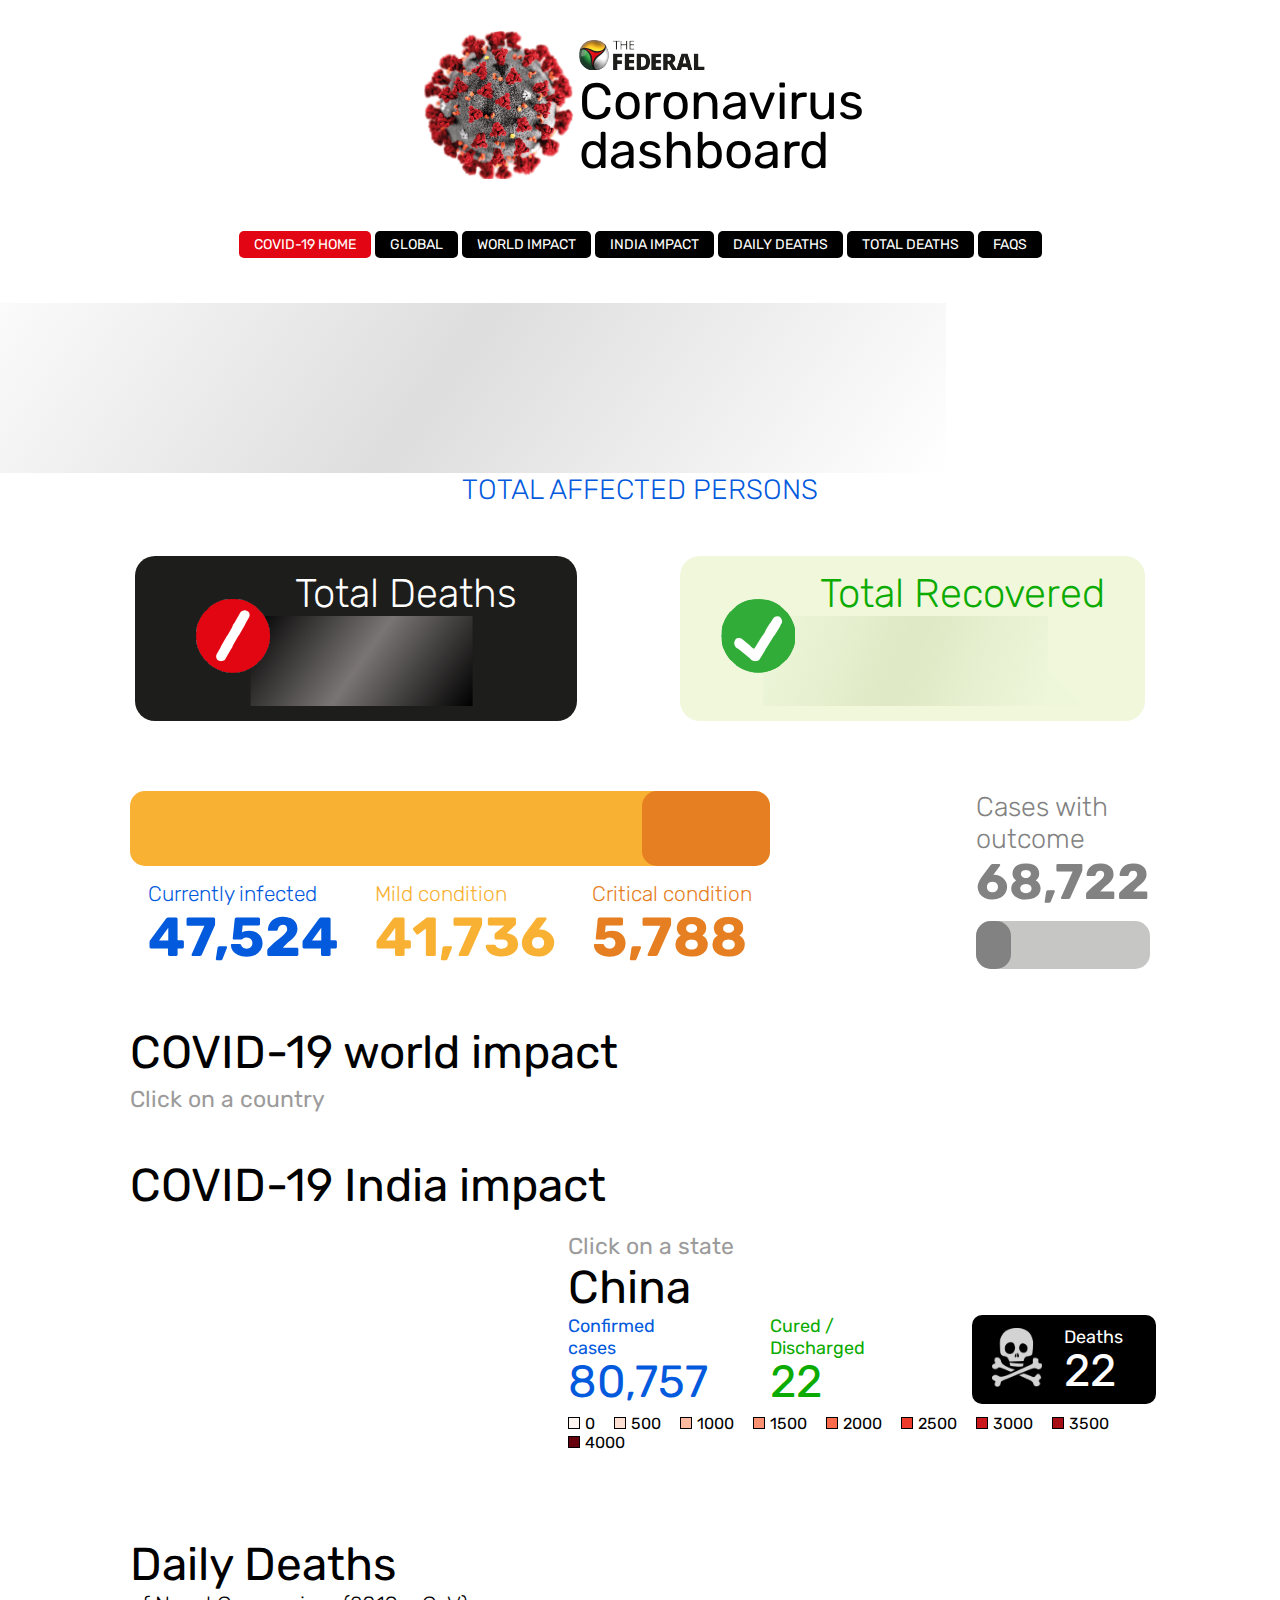
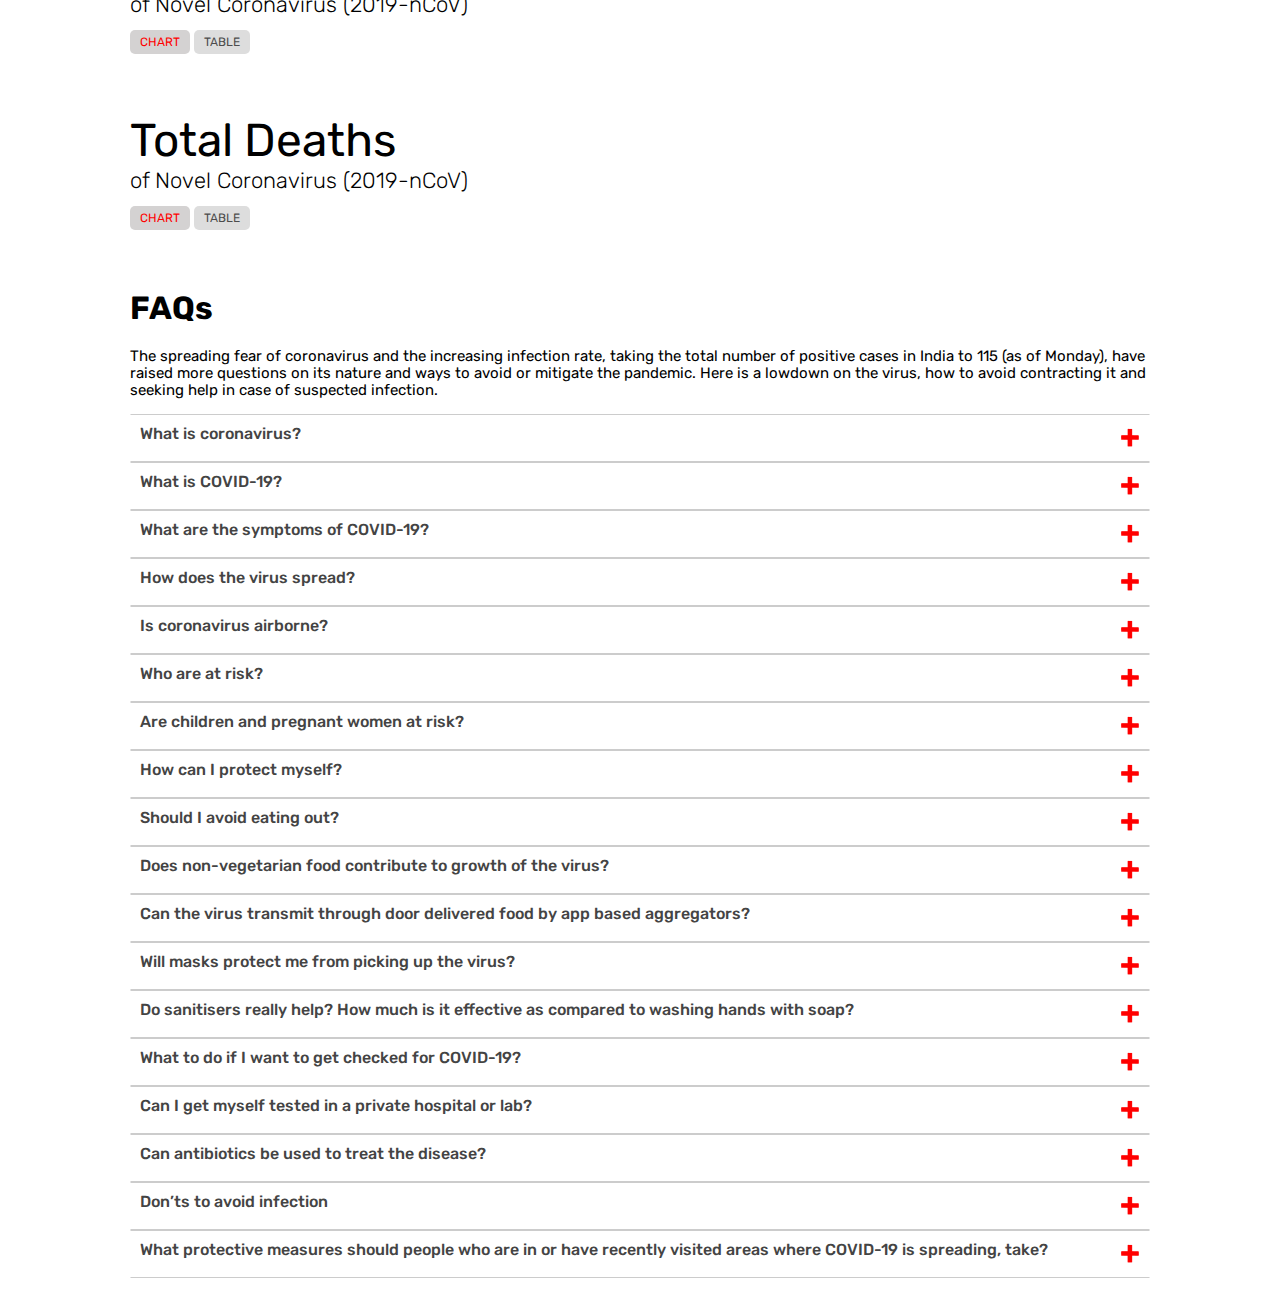
<file: index.html>
<!DOCTYPE html>
<html lang="en">
<head>
    <meta charset="UTF-8">
    <meta name="viewport" content="width=device-width, initial-scale=1.0">
    <title>Document</title>
    <link href="https://fonts.googleapis.com/css?family=Rubik:300,300i,400,400i,500,500i,700,700i,900,900i&display=swap" rel="stylesheet">
	<!-- <link rel="stylesheet" href="css/style.css?v=1232020"> -->
	<link rel="stylesheet" href="css/style.css">
	<!-- <link rel="stylesheet" href="css/style.css?v=1232020"> -->
	<link rel="stylesheet" href="css/bootstrap-fullscreen-select.css?v=343434">
	<style>
		/* .dailydeathline{
			position: relative;
		}
		.linetooltip{
			position: absolute;
		} */

		.d3-tipforline {
			line-height: 1;
			padding: 2px 6px;
			background: rgba(59, 59, 59, 0.9);
			font-family: 'Rubik', sans-serif;
			color: #fff;
			border-radius: 4px;
			font-size: 16px;
			}

			.d3-tipforline p{
				margin: 0;
				font-family: 'Rubik', sans-serif;
			}
			
			.d3-tipforline p:nth-child(1){
				font-weight: bold;
				margin: 5px 0 5px 0;
			}
			.d3-tipforline p:nth-child(2){
				margin: 0px 0 5px 0;
			}
		
			/* Creates a small triangle extender for the tooltip */
			.d3-tipforline:after {
			box-sizing: border-box;
			display: inline;
			font-size: 16px;
			width: 100%;
			line-height: 1;
			color: rgba(59, 59, 59, 0.9);
			content: "\25BC";
			position: absolute;
			text-align: center;
			}
		
			/* Style northward tooltips specifically */
			.d3-tipforline.n:after {
			margin: -2px 0 0 0;
			top: 100%;
			left: 0;
			}
	</style>
</head>

<body>
    <!-- <div class="tfcontainer">
        <div class="worldmap"></div>
    </div> -->
    <div class="covidDash-wrapper">
		<section class="dashboard-header" id="header">
			<figure>
				<img src="img/Asset2.png" alt="Covid" />
			</figure>
			<div class="dashboard-title">
				<figure>
					<img src="img/Asset1.png" alt="The Federal" />
				</figure>
				<figcaption>Coronavirus <br/>dashboard</figcaption>
				<p id="lastupdatedtime"></p>
			</div>
		</section>
		<nav class="anchor-nav">
			<ul>
				<li><a href="https://covid19.thefederal.com/" style="background-color: #e20513;" target="_blank">Covid-19 Home</a></li>
				<li><a href="#global">Global</a></li>
				<li><a href="#world-impact">World Impact</a></li>
				<li><a href="#india-impact">India Impact</a></li>
				<li><a href="#daily-deaths">Daily Deaths</a></li>
				<li><a href="#total-deaths">Total Deaths</a></li>
				<li><a href="#faqs">FAQs</a></li>			
			</ul>
		</nav>
		<section class="total-affected points" id="global">
			<h1 id="totAffected" class="loading"></h1>
			<p>TOTAL AFFECTED PERSONS</p>
		</section>
		<section class="deaths-recoverData">
			<div class="deathdata">
				<figure>
					<img src="img/Asset4.png" alt="total death">
				</figure>
				<div class="deathCount">
					<h2>Total Deaths</h2>
					<h1 id="totDeath" class="loading points"></h1>
				</div>
			</div>
			<div class="recoverdata">
				<figure>
					<img src="img/Asset3.png" alt="total death">
				</figure>
				<div class="recoverCount respondpoints">
					<h2>Total Recovered</h2>
					<h1 id="totRecovered" class="loading"></h1>
				</div>
			</div>
		</section>
		<section class="barchart">
			<div class="left-chart">
				 <div class="horstackchart">
                     <div class="bar100">
                         <div id="barmild"></div>
                         <div id="barcritical"></div>
                     </div>
                 </div>
				 <div class="totalData">
				 	<div class="currentlyInfected points">
				 		<h2>Currently infected</h2>
				 		<h1 id="currInfected">47,524</h1>
				 	</div>
				 	<div class="mildCondition">
				 		<h2>Mild condition</h2>
				 		<h1 id="currMild">41,736</h1>
				 	</div>
				 	<div class="criticalCondition">
				 		<h2>Critical condition</h2>
				 		<h1 id="currCritical">5,788</h1>
				 	</div>
				 </div>
			</div>
			<div class="right-chart greypoints" >
				<h1>Cases with <br />outcome</h1>
				<p id="outcome-cases">68,722</p>
				<div class="horstackchart">
                    <div class="bar100">
                        <div id="baroutcome"></div>
                    </div>
                </div>
			</div>
		</section>
		<section class="world-impact" id="world-impact">
			<h1>COVID-19 world impact</h1>
			<p>Click on a country</p>
			<div class="map-wrapper">
				<div id="myearth"></div>
				<!-- <div class="worldmap"></div>
				<select class="dropdown" onchange="showCountryData()"></select> -->
				<!-- <div class="countrywiseData">
					<div class="country">
						<h2>Country,  Other</h2>
						<h1 id="countryname">China</h1>
					</div>
					<div class="totCases">
						<h2>Total Cases</h2>
						<h1 id="countrytotalcases">80,757</h1>
					</div>
					<div class="newCases">
						<h2>New Cases</h2>
						<h1 id="countrynewcases">22</h1>
					</div>
				</div> -->
			</div>
			
		</section>
		<!-- <section class="dangerData">
			<div class="totalandNew">
				<figure>
					<img src="img/Asset6.png">
				</figure>
				<div class="deathCounts">
					<div class="topCounts">
						<figure>
							<img src="img/Asset4.png">
						</figure>
						<div class="countValue">
							<h2>Total Deaths</h2>
							<h1 id="countrytotaldeaths">3,136</h1>
						</div>
					</div>
					<div class="downCounts">
						<figure>
							<img src="img/Asset11.png">
						</figure>
						<div class="countValue">
							<h2>New Deaths</h2>
							<h1 id="countrynewdeaths">+17</h1>
						</div>
					</div>
				</div>
			</div> 
			
			<div class="criticalData">
				<div class="recoverCounts">
					<h2>Total Recovered</h2>
					<h1 id="countrytotalRecovered">60,104</h1>
				</div>
				<div class="criticalCounts">
					<h2>Serious/critical</h2>
					<h1 id="countrySerious">4,794</h1>
				</div>
			</div>
		</section>-->
		<section class="world-impact" id="india-impact">
			<h1>COVID-19 India impact</h1>
			<div class="flexcontainer">
				<div id="myacctable"></div>
				<div class="indian-map-section">
					<p>Click on a state</p>
					<div class="indiaData">
						<div class="country">
							<h1 id="statename">China</h1>
						</div>
						<div class="otherdata">
							<div class="totCases points">
								<h2>Confirmed<br>cases</h2>
								<h1 id="stateConfIndians">80,757</h1>
							</div>
							<div class="newCases respondpoints">
								<h2>Cured /<br>Discharged</h2>
								<h1 id="stateCured">22</h1>
							</div>
							<div class="stateDeaths">
								<figure>
									<img src="img/Asset6.png">
								</figure>
								<div class="contentcolumne">
									<h2>Deaths</h2>
									<h1 id="stateDead">22</h1>
								</div>
							</div>
						</div>
					</div>
					

					<div class="indiamap"></div>
					<select class="dropdownstate" onchange="showStateData()"></select>
					<ul class="legend">
						<!-- "#FEE5D9", "#FDD5C3", "#FCA487", "#FA7254", "#E83A2E", "#BC171C" -->
						<li><span style="background-color: #fff5f0;"></span>0</li>
						<li><span style="background-color: #fee0d2;"></span>500</li>
						<li><span style="background-color: #fcbba1;"></span>1000</li>
						<li><span style="background-color: #fc9272;"></span>1500</li>
						<li><span style="background-color: #fb6a4a;"></span>2000</li>
						<li><span style="background-color: #ef3b2c;"></span>2500</li>
						<li><span style="background-color: #cb181d;"></span>3000</li>
						<li><span style="background-color: #a50f15;"></span>3500</li>
						<li><span style="background-color: #67000d;"></span>4000</li>
					</ul>
				</div>
			</div>
			
		</section>
		<section class="dailyDeaths" id="daily-deaths">
			<h1>Daily Deaths</h1>
			<div class="chartcontent">
				<p>of Novel Coronavirus (2019-nCoV)</p>
				<div class="chartnav">
					<button class="chartbtn active">Chart</button>
					<button class="tablebtn">Table</button>
				</div>
			</div>
			<!-- <div class="dailydeathbar"></div> -->
			<figure class="highcharts-figure dailydeathbar">
				<div id="dailydeath-container"></div>
			</figure>
			<div class="table" id="dailydeathstable" style="display:none"></div>
		</section>
		<section class="totalDeaths" id="total-deaths">
            <h1>Total Deaths</h1>
			<div class="chartcontent">
				<p>of Novel Coronavirus (2019-nCoV)</p>
				<div class="chartnav">
					<button class="chartbtn active">Chart</button>
					<button class="tablebtn">Table</button>
				</div>
			</div>
			<!-- <div class="dailydeathline"></div> -->
			<figure class="highcharts-figure dailydeathline">
				<div id="totalDeath-container"></div>
			</figure>
			<div class="table" id="totaldeathstable" style="display:none"></div>
		</section>
		<section class="faqs" id="faqs">
			<h1>FAQs</h1>
			<p>The spreading fear of coronavirus and the increasing infection rate, taking the total number of positive cases in India to 115 (as of Monday), have raised more questions on its nature and ways to avoid or mitigate the pandemic. Here is a lowdown on the virus, how to avoid contracting it and seeking help in case of suspected infection.</p>
			
			<button class="accordion">What is coronavirus?</button>
			<div class="panel">
				<p>Coronavirus is a large family of viruses which may cause illness in animals or humans. Several types of coronaviruses have caused respiratory infections in humans including common cold and even severe forms such as Middle East Respiratory Syndrome (MERS) and Severe Acute Respiratory Syndrome (SARS).</p>
			</div>

			<button class="accordion">What is COVID-19?</button>
			<div class="panel">
				<p>COVID-19 is the most recently discovered strain of coronavirus. It was first reported in China’s Wuhan in December 2019.</p>
			</div>

			<button class="accordion">What are the symptoms of COVID-19?</button>
			<div class="panel">
				<p>Even though most common symptoms include fever, tiredness and dry cough, patients may also have body aches and pains, runny nose, nasal congestion, sore throat and diarrhoea.</p>
				<p>Some people who are infected don’t develop symptoms.</p>
				<p>Around 80% people recover without special treatment.</p>
				<p>At least one in every six people with COVID-19 becomes seriously ill and develops breathing problems.</p>
				<p>Older people with medical problems like high blood pressure, heart problems or diabetes, are more susceptible to serious illness.</p>
			</div>

			<button class="accordion">How does the virus spread?</button>
			<div class="panel">
				<p>The virus spreads when a person with COVID-19 coughs or exhales, allowing droplets from the nose or mouth to spread to others. The droplets settle on surfaces and objects, and people who touch them contract COVID-19 when they touch their eyes, nose or mouth.</p>
				<p>It is also recommended to stay 3 feet (1 metre) away from a sick person as healthy people can contract the disease if they breath in droplets from the former when he/she coughs or exhales droplets.</p>
			</div>

			<button class="accordion">Is coronavirus airborne?</button>
			<div class="panel">
				<p>Recent reports have shown that the virus can survive in the air for several hours in the form of aerosols. However, it is unlikely to spread in the same way.</p>
			</div>
			
			<button class="accordion">Who are at risk?</button>
			<div class="panel">
				<p>Older people and people with existing medical conditions like blood pressure, heart diseases, lung diseases, cancer or diabetes are more vulnerable to the disease than others.</p>
			</div>
			
			
			<button class="accordion">Are children and pregnant women at risk?</button>
			<div class="panel">
				<p>While research has shown that COVID19 is rarely severe in children, they could transmit it to others when they come in contact. LITTLE IS KNOWN ABOUT THE IMPACT OF THE VIRUS ON PREGNANT WOMEN. However, they are as likely as others to develop symptoms of the virus.</p>
			</div>

			<button class="accordion">How can I protect myself?</button>
			<div class="panel">
				<p>Wash hands frequently and thoroughly with soap and water or alcohol-based hand rub like hand sanitizers.</p>
				<p>Maintain at least 3 feet distance between yourself or a person who is coughing or sneezing.</p>
				<p>Avoid touching eyes, nose and mouth, as you may have touched contaminated surfaces.</p>
				<p>Follow and encourage people around you to follow respiratory hygiene i.e. use a tissue while coughing or sneezing. Dispose used tissues.</p>
				<p>Stay at home if you don’t feel well. Seek medical attention if you have fever, cough and breathing difficulties.</p>
				<p>Keep yourself updated on the latest COVID hotspots.</p>
				<p>If possible, avoid travelling to places, to minimize the risk of contracting the disease.</p>
			</div>

			<button class="accordion">Should I avoid eating out?</button>
			<div class="panel">
				<p>Considering that one may or may not know what kind of food standards and practices are adopted in eateries and restruants, the wise thing to do would be to stick to home cooked food.</p>
			</div>
			
			<button class="accordion">Does non-vegetarian food contribute to growth of the virus?</button>
			<div class="panel">
				<p>Typical Indian non-vegetarian food like chicken, fish, mutton etc will not lead to infection by coronavirus. However, if you are going to consume them from places where food safety standards and hygiene are not followed, they can lead to gastrointestinal infections that weaken the immune system. A weakened immune system can make you susceptible to any kind of virus. So, the best option is home-cooked non-vegetarian food.</p>
			</div>
			
			<button class="accordion">Can the virus transmit through door delivered food by app based aggregators?</button>
			<div class="panel">
				<p>It is difficult to know if the delivery boy has been in contact with an infected person and he could be a potential carrier. Home cooked food is more advisable.</p>
			</div>
			
			<button class="accordion">Will masks protect me from picking up the virus?</button>
			<div class="panel">
				<p>Masks are more effective for those having the virus or when you care for someone with the virus, as per the World Health Organisation.</p>
			</div>
			
			<button class="accordion">Do sanitisers really help? How much is it effective as compared to washing hands with soap?</button>
			<div class="panel">
				<p>While sanitisers can help you when you are on the move, a hand washing regimen is more recommended, as it is more effective in keeping germs at bay.</p>
			</div>
			
			
			<button class="accordion">What to do if I want to get checked for COVID-19?</button>
			<div class="panel">
				<p>You need not get tested if you don’t have the symptoms of cough, fever or difficulty in breathing .</p>
				<p>f you have symptoms, have travelled to COVID-19 countries like Italy, Iran, Republic of Korea, France, Spain, Germany and UAE or have come in contact with a positive person, call the state helpline number or Union Ministry of Health and Family Welfare’s 24x7 helpline number (011-23978046) or email at ncov2019@gmail.com.</p>
				<p>The helpline service will take down your contact details and contact you with the testing protocols. You will be tested at a government-approved lab if you qualify as a case for testing.</p>
			</div>
			
			<button class="accordion">Can I get myself tested in a private hospital or lab?</button>
			<div class="panel">
				<p>The government has planned to allow NABL-accredited private labs to carry out tests. You can find government approved labs at https://www.icmr.nic.in/</p>
			</div>
			
			<button class="accordion">Can antibiotics be used to treat the disease?</button>
			<div class="panel">
				<p>No. antibiotics will not work on viral infections. They can only treat bacterial infection.</p>
			</div>
			
			<button class="accordion">Don’ts to avoid infection</button>
			<div class="panel">
				<p>Smoking</p>
				<p>Wearing multiple masks</p>
				<p>Taking antibiotics</p>
			</div>
			
			<button class="accordion">What protective measures should people who are in or have recently visited areas where COVID-19 is spreading, take?</button>
			<div class="panel">
				<p>Stay at home if you feel unwell, even with mild symptoms like headache and runny nose, until you recover.</p>
				<p>Avoid contact with people.</p>
				<p>Visit a medical facility or hospital as they can help you better.</p>
			</div>


		</section>
	</div>
    <script src="https://code.jquery.com/jquery-1.12.4.min.js"></script>
	<script src="https://thefederal.com/embed/common-js/d3.v4.min.js"></script>
	<script src="js/d3-tip.js"></script>
	<script src="https://d3js.org/topojson.v2.min.js"></script>
	<script src="https://d3js.org/d3-scale-chromatic.v1.min.js"></script>
	<script src="https://thefederal.com/embed/common-js/underscore-min.js"></script>
	<script src="js/miniature.earth.js"></script>
	<script src="https://code.highcharts.com/highcharts.js"></script>
	<!-- <script src="js/test-api.js"></script> -->
	<script src="js/loadData.js"></script>
    <script src="js/globe.js"></script>
    <script src="js/accordion.js"></script>
    <script src="js/functions.js"></script>
	<script src="js/table.js"></script>
	<script src="js/accordion-table.js"></script>
    <script src="js/barchart.js"></script>
    <script src="js/linechart.js"></script>
    <script src="js/chart1.js"></script>
    <script src="js/chart2.js"></script>
    
    <script src="js/map.js?v=13320205555"></script>
    <script src="js/bootstrap-fullscreen-select.js?v=3434"></script>
    <script src="js/indiamap.js"></script>
	<script type='text/javascript'>

		$(".dailyDeaths .tablebtn").on("click", function(){
			$("#dailydeathstable").css("display", "block")
			$(".dailydeathbar").css("display", "none")
			$(".dailyDeaths button").removeClass("active")
			$(this).addClass("active")
		});
		$(".dailyDeaths .chartbtn").on("click", function(){
			$("#dailydeathstable").css("display", "none")
			$(".dailydeathbar").css("display", "block")
			$(".dailyDeaths button").removeClass("active")
			$(this).addClass("active")
		});
		
		$(".totalDeaths .tablebtn").on("click", function(){
			$("#totaldeathstable").css("display", "block")
			$(".dailydeathline").css("display", "none")
			$(".totalDeaths button").removeClass("active")
			$(this).addClass("active")
		});
		$(".totalDeaths .chartbtn").on("click", function(){
			$("#totaldeathstable").css("display", "none")
			$(".dailydeathline").css("display", "block")
			$(".totalDeaths button").removeClass("active")
			$(this).addClass("active")
		});
		
		var defaultMapData = countrywisedata.filter(function(item){
            return item['countryId'] === "156" ;
        })
		var defaultIndiaMapData = indiaData.filter(function(item){
			// console.log(item);
			
            return item['stateId'] === "S13" ;
        })
        var filterData = countrywisedata.filter(function(item){
			if( item["countryId"] !== "NULL"){
				return item["Total Cases"] !== "NULL";
			}
        })
        
		var formatComma = d3.format(",")
		function numberWithCommas(x) {
            x=x.toString();
            x = x.replace(" ", "");
            lastThree = x.substring(x.length-3);
            otherNumbers = x.substring(0,x.length-3);
            if(otherNumbers != '')
                lastThree = ',' + lastThree;
            res = otherNumbers.replace(/\B(?=(\d{2})+(?!\d))/g, ",") + lastThree;
            return res;
		}
		d3.select("#lastupdatedtime").text(lastupdate)
		const renderCard = () => {
			d3.select("#totAffected").text(numberWithCommas(globalTotalData[0]["Total Cases"]))
			d3.select("#totDeath").text(numberWithCommas(globalTotalData[0]["Total Deaths"]))
			d3.select("#totRecovered").text(numberWithCommas(globalTotalData[0]["Total Recovered"]))
		
			d3.select("#currInfected").text(numberWithCommas(currentData[0]["infected"]))
			d3.select("#currMild").text(numberWithCommas(currentData[0]["mild_condition"]))
			d3.select("#currCritical").text(numberWithCommas(currentData[0]["critical"]))
			d3.select("#outcome-cases").text(numberWithCommas(currentData[0]["outcome"]))
			$("#totAffected").removeClass('loading');
			$("#totDeath").removeClass('loading');
			$("#totRecovered").removeClass('loading');

		}
		// Default World data =======================================
		// d3.select("#countryname").text(defaultMapData[0].Country)
        // function animator(fieldName,fieldId) {
        //     if(defaultMapData[0][fieldName] !== "NULL" ){
        //             var countrytotalcases = d3.select("#"+fieldId).text(0)
        //             countrytotalcases.transition()
        //                 .tween("text", function() {
        //                     var selection = d3.select(this);    // selection of node being transitioned
        //                     var start = d3.select(this).text(); // start value prior to transition
        //                     var end = parseInt(defaultMapData[0][fieldName]);                     // specified end value
        //                     var interpolator = d3.interpolateNumber(start,end); // d3 interpolator
        //                     return function(t) { 
        //                             selection.text(Math.round(interpolator(t)));
        //                     };  // return value
        //                 })
        //                 .duration(1000)
        //                 .on("end", function() {
        //                     d3.select("#"+fieldId).text(numberWithCommas(d3.select("#"+fieldId).text()));
        //                 });

        //         }else{
        //             d3.select("#"+fieldId).text("-")
        //         }
        // }      
        // animator("Total Cases","countrytotalcases");
        // animator("New Cases","countrynewcases");
        // animator("Total Deaths","countrytotaldeaths");
        // animator("New Deaths","countrynewdeaths");
        // animator("Total Recovered","countrytotalRecovered");       
		// animator("Serious","countrySerious"); 
		
		// Default India Data ================================
		d3.select("#statename").text("India")
		animatedFormatData(indiaTotal[0]["totalIndians"],"#stateConfIndians")
		// animatedFormatData(indiaTotal[0]["totalForeignCases"],"#stateConfForeigners")
		animatedFormatData(indiaTotal[0]["totalCured"],"#stateCured")
		animatedFormatData(indiaTotal[0]["totalDeaths"],"#stateDead")





		//===================================================
        // Mild and Critical Chart
        var recovered_p = currentData[0]["recovered_p"];
        var critical_p = currentData[0]["critical_p"];
        var mild_condition_p = currentData[0]["mild_condition_p"];
        currentData[0]["critical_p"] = currentData[0]["critical_p"].replace("%", "");
        currentData[0]["mild_condition_p"] = currentData[0]["mild_condition_p"].replace("%", "");
        currentData[0]["recovered_p"] = currentData[0]["recovered_p"].replace("%", "");
        d3.select("#barcritical")
            .style("width", critical_p)
            .text(currentData[0]["critical_p"]+"%")
        d3.select("#barmild").text(currentData[0]["mild_condition_p"]+"%")
        // Cases with outcomechart Chart
        d3.select("#baroutcome")
            .style("width", recovered_p)
            .text(currentData[0]["recovered_p"]+"%")
		// drawWorldMap(".worldmap");
		drawIndiaMap(".indiamap")
		createDropDowns(".dropdown", filterData, "countryId", "Country", "world")
		createDropDowns(".dropdownstate", indiaData, "stateId", "StateName", "india")
        // drawBarchart(".dailydeathbar")
		// drawLinechart(".dailydeathline")
		drawTable(dailyDeathData, "#dailydeathstable")
		drawTable(dailyTotalDeathData, "#totaldeathstable")
		setTimeout(() => {	renderCard();	}, 1000);
    </script>
</body>
</html>
</file>
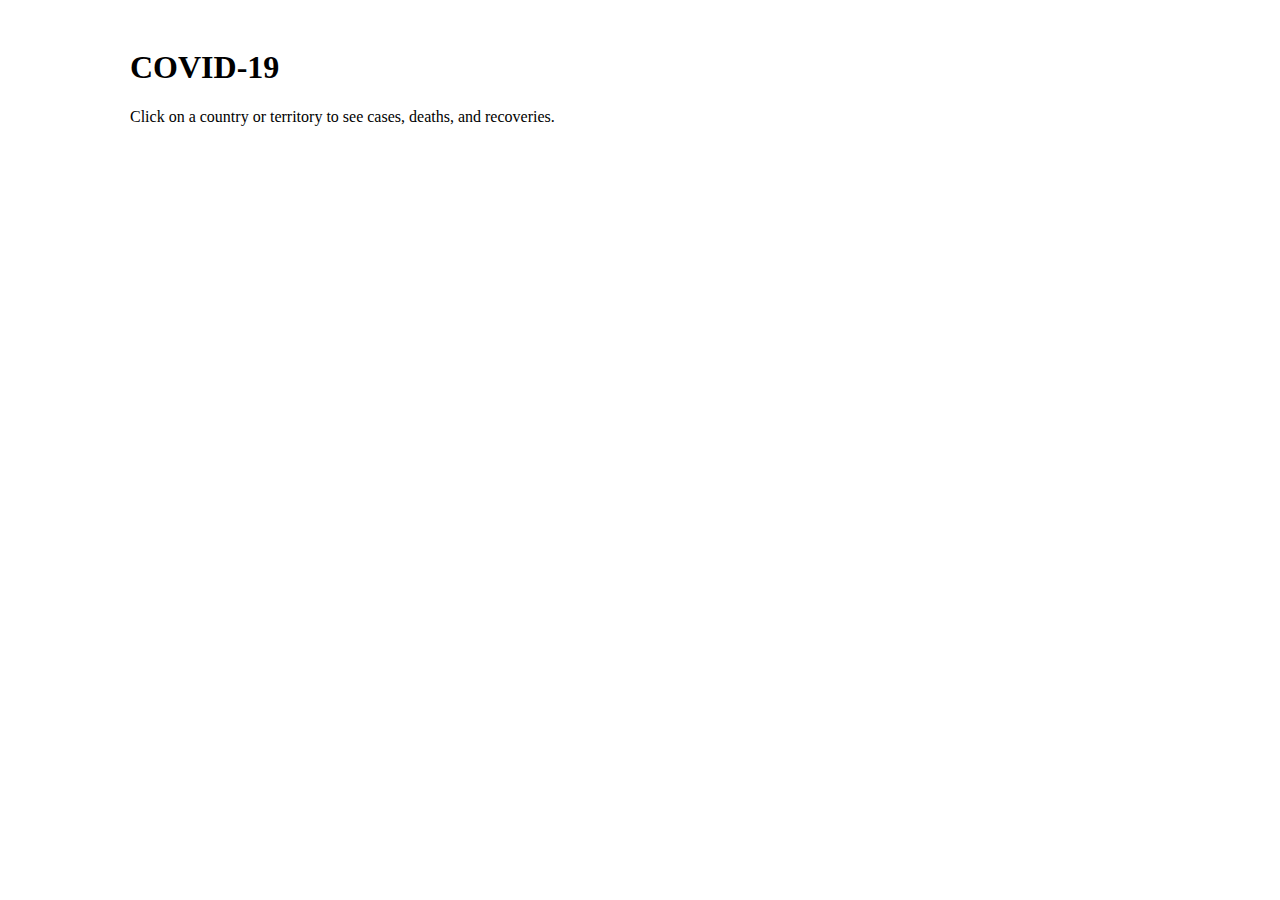
<file: globe.html>
<!DOCTYPE html>
<html lang="en">
<head>
<title>Miniature Earth | Test Demo</title>
<meta charset="utf-8">
<meta name="viewport" content="width=device-width">

<link rel="stylesheet" href="css/style.css">



</head>

<body>
    <div class="covidDash-wrapper">
        <div id="header" style="display: block;">
            <h1>COVID-19</h1>
            <p>Click on a country or territory to see cases, deaths, and recoveries.</p>
        </div>
        <div id="myearth"></div>
        <div class="othertext">
            <p id="total-count"></p>
        </div>
    </div>
    <script src="https://code.jquery.com/jquery-1.12.4.min.js"></script>
    <script src="https://d3js.org/d3.v4.min.js"></script>
    <script src="https://d3js.org/d3-scale-chromatic.v1.min.js"></script>
    <script src="js/miniature.earth.js"></script>
    <script src="js/test-api.js"></script>
    <script src="js/globe.js"></script>





</body>
</html>
</file>
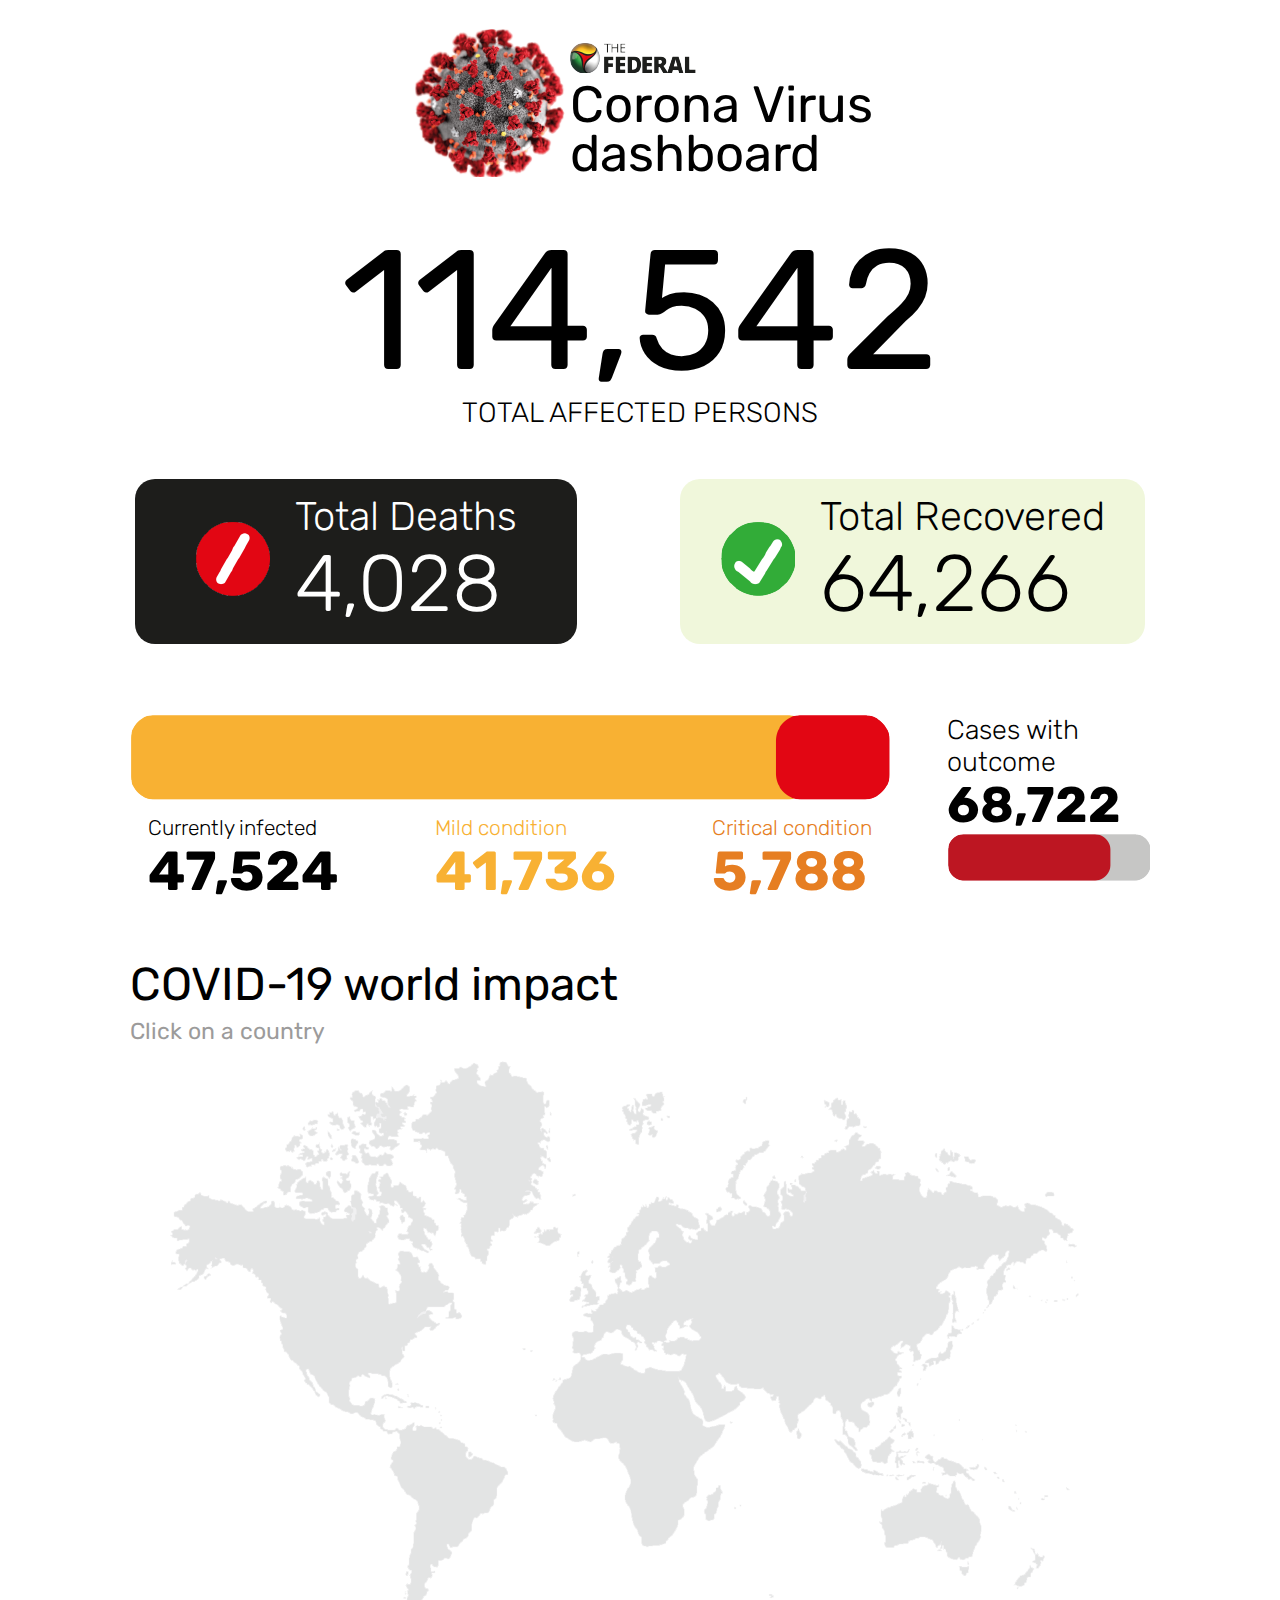
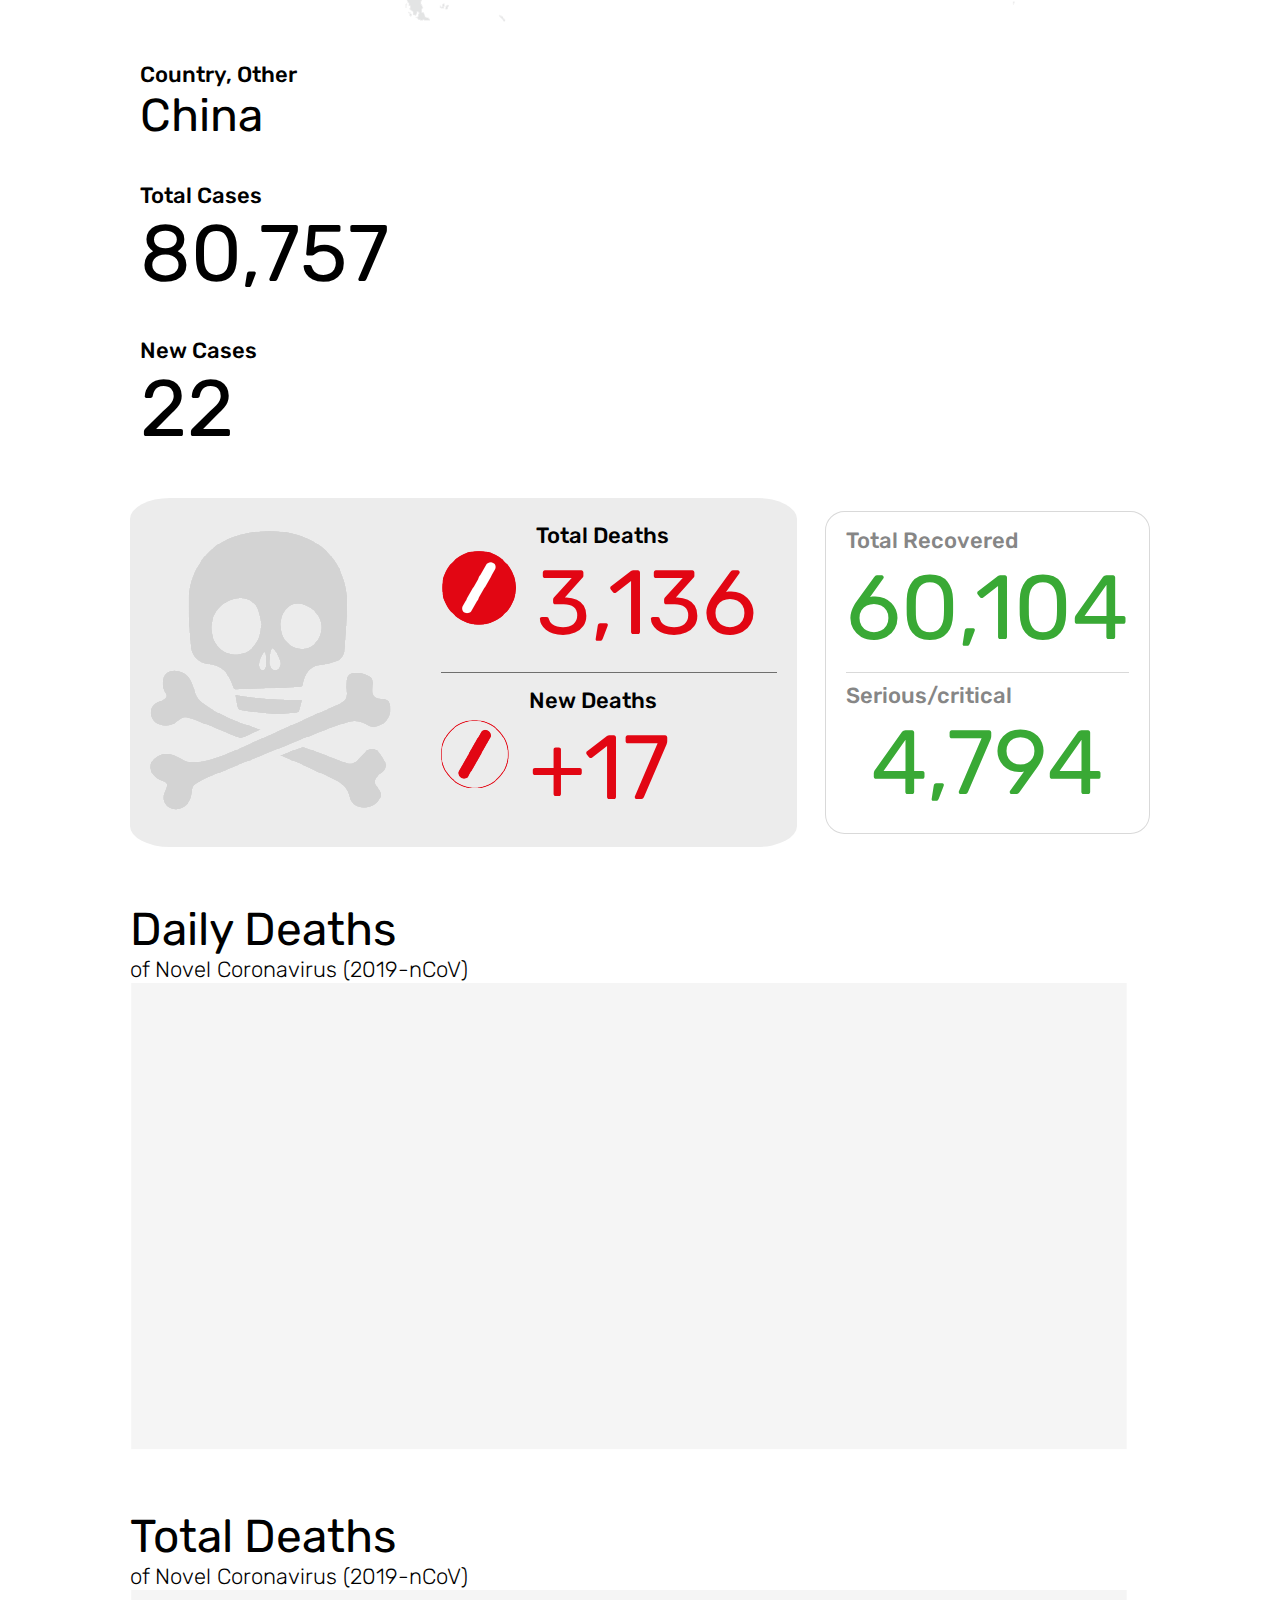
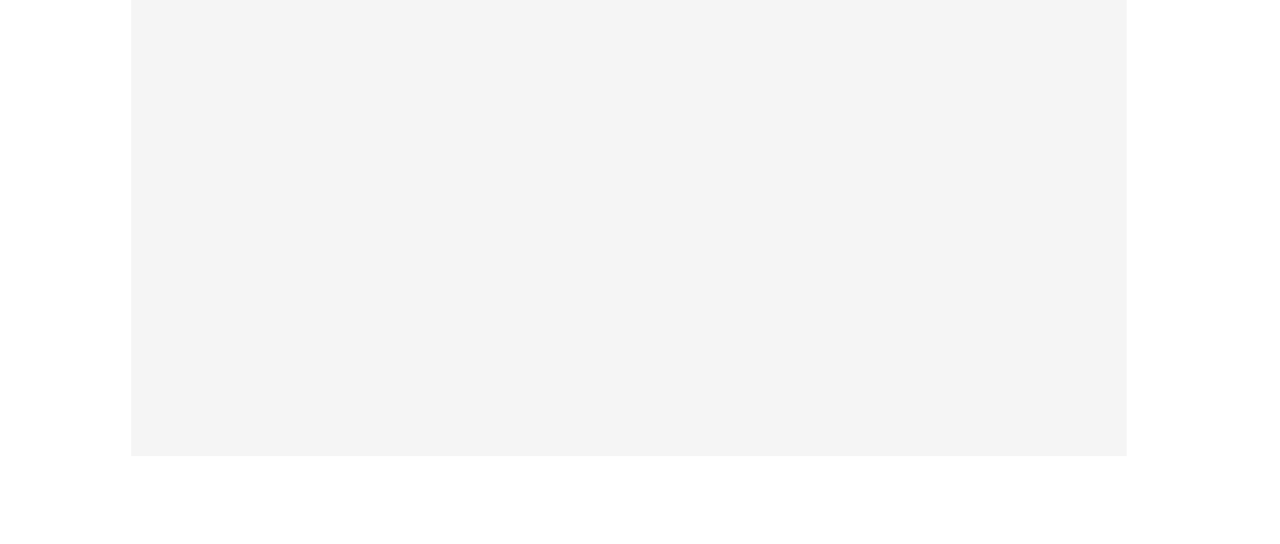
<file: layout.html>
<!DOCTYPE html>
<!DOCTYPE html>
<html>
<head>
	<meta charset="utf-8" />
	<meta name="viewport" content="width=device-width, initial-scale=1.0" />
	<title>Covid Dashboard</title>
	<link href="https://fonts.googleapis.com/css2?family=Rubik:wght@300;400;500;700&display=swap" rel="stylesheet"> 
	<link rel="stylesheet" type="text/css" href="css/style.css">
</head>
<body>
	<div class="covidDash-wrapper">
		<section class="dashboard-header">
			<figure>
				<img src="img/Asset2.png" alt="Covid" />
			</figure>
			<div class="dashboard-title">
				<figure>
					<img src="img/Asset1.png" alt="The Federal" />
				</figure>
				<figcaption>Corona Virus <br/>dashboard</figcaption>
			</div>
		</section>
		<section class="total-affected">
			<h1 id="totAffected">114,542</h1>
			<p>TOTAL AFFECTED PERSONS</p>
		</section>
		<section class="deaths-recoverData">
			<div class="deathdata">
				<figure>
					<img src="img/Asset4.png" alt="total death">
				</figure>
				<div class="deathCount">
					<h2>Total Deaths</h2>
					<h1>4,028</h1>
				</div>
			</div>
			<div class="recoverdata">
				<figure>
					<img src="img/Asset3.png" alt="total death">
				</figure>
				<div class="recoverCount">
					<h2>Total Recovered</h2>
					<h1>64,266</h1>
				</div>
			</div>
		</section>
		<section class="barchart">
			<div class="left-chart">
				 <img src="img/Asset5.png">
				 <div class="totalData">
				 	<div class="currentlyInfected">
				 		<h2>Currently infected</h2>
				 		<h1>47,524</h1>
				 	</div>
				 	<div class="mildCondition">
				 		<h2>Mild condition</h2>
				 		<h1>41,736</h1>
				 	</div>
				 	<div class="criticalCondition">
				 		<h2>Critical condition</h2>
				 		<h1>5,788</h1>
				 	</div>
				 </div>
			</div>
			<div class="right-chart">
				<h1>Cases with <br />outcome</h1>
				<p>68,722</p>
				<img src="img/Asset10.png">
			</div>
		</section>
		<section class="world-impact">
			<h1>COVID-19 world impact</h1>
			<p>Click on a country</p>
			<figure>
				<img src="img/Asset9.png">
			</figure>
			<div class="countrywiseData">
				<div class="country">
					<h2>Country,  Other</h2>
					<h1>China</h1>
				</div>
				<div class="totCases">
					<h2>Total Cases</h2>
					<h1>80,757</h1>
				</div>
				<div class="newCases">
					<h2>New Cases</h2>
					<h1>22</h1>
				</div>
			</div>
		</section>
		<section class="dangerData">
			<div class="totalandNew">
				<figure>
					<img src="img/Asset6.png">
				</figure>
				<div class="deathCounts">
					<div class="topCounts">
						<figure>
							<img src="img/Asset4.png">
						</figure>
						<div class="countValue">
							<h2>Total Deaths</h2>
							<h1>3,136</h1>
						</div>
					</div>
					<div class="downCounts">
						<figure>
							<img src="img/Asset11.png">
						</figure>
						<div class="countValue">
							<h2>New Deaths</h2>
							<h1>+17</h1>
						</div>
					</div>
				</div>
			</div>
			<div class="criticalData">
				<div class="recoverCounts">
					<h2>Total Recovered</h2>
					<h1>60,104</h1>
				</div>
				<div class="criticalCounts">
					<h2>Serious/critical</h2>
					<h1>4,794</h1>
				</div>
			</div>
		</section>
		<section class="dailyDeaths">
			<h1>Daily Deaths</h1>
			<p>of Novel Coronavirus (2019-nCoV)</p>
			<img src="img/Asset12.png" />
		</section>
		<section class="totalDeaths">
			<h1>Total Deaths</h1>
			<p>of Novel Coronavirus (2019-nCoV)</p>
			<img src="img/Asset12.png" />
		</section>
	</div>
</body>
</html>
</file>
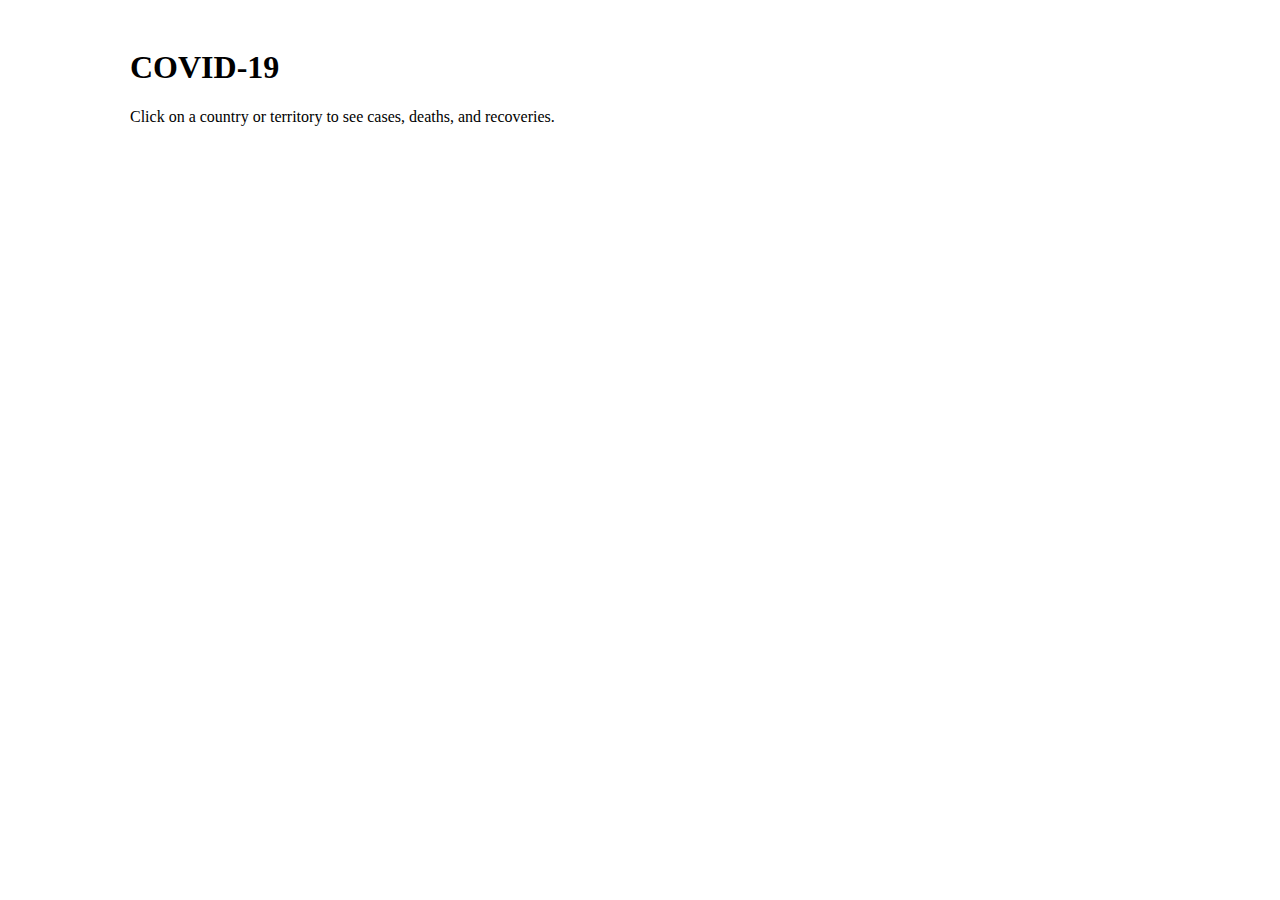
<file: table.html>
<!DOCTYPE html>
<html lang="en">
<head>
<title>Miniature Earth | Test Demo</title>
<meta charset="utf-8">
<meta name="viewport" content="width=device-width">
<link href="https://fonts.googleapis.com/css?family=Rubik:300,300i,400,400i,500,500i,700,700i,900,900i&display=swap" rel="stylesheet">
<link rel="stylesheet" href="css/style.css">

<style>
    #myacctable {
       position: relative;
    }
    #myacctable table {
        font-family: 'Rubik', sans-serif;
        border-collapse: collapse;
        width: 100%;
    }
    #myacctable table tr{
        width: 100%;
        position: relative;
    }

    /* #myacctable table td{
        width: 20%;
    } */

    #myacctable table td, #myacctable table th {
        border: 1px solid #e8e8e8;
        padding: 8px;
        
    }

    #myacctable table th {
        text-transform: uppercase;
    }
    #myacctable table th { width: 50%; }

    #myacctable table tr.districtRow:nth-child(even){background-color: #f2f2f2;}

    #myacctable table tr.stateRow {background-color: #dcdcdc;}
    #myacctable table tr.stateRow:hover {background-color: #ccc;}

    #myacctable table th {
        padding-top: 12px;
        padding-bottom: 12px;
        text-align: left;
        background-color: rgb(92, 92, 92);
        color: white;
    }
    #myacctable table .stateRow {
        background-color: #f8f8f8;
    }
    #myacctable table .stateRow td {
        font-weight: bold;
        color: #000000;
    }
    .stateRow:after {
        content: '\02795';
        font-size: 13px;
        color: transparent;
        text-shadow: 0 0 0 red;
        margin-left: -4px;
        margin-top: 8px;
        right: 10px;
        position: absolute;
        }

        .active:after {
        content: "\2796"; /* Unicode character for "minus" sign (-) */
        }
</style>


</head>

<body>
    <div class="covidDash-wrapper">
        <div id="header" style="display: block;">
            <h1>COVID-19</h1>
            <p>Click on a country or territory to see cases, deaths, and recoveries.</p>
        </div>
        <div id="myacctable"></div>

    </div>
    <script src="https://code.jquery.com/jquery-1.12.4.min.js"></script>
    <script src="https://d3js.org/d3.v4.min.js"></script>
    <script src="https://d3js.org/d3-scale-chromatic.v1.min.js"></script>
    <script src="https://thefederal.com/embed/common-js/underscore-min.js"></script>
    <script src="js/loadData.js"></script>
    <script src="js/miniature.earth.js"></script>
    <script src="js/table-api.js"></script>
    <script src="js/accordion-table.js"></script>

    <script>

    // $(document).ready(function(){

    //     $(".districtRow").hide();
    //     $('.stateRow').click(function(){
    //         $(this).nextUntil('tr.stateRow').slideToggle(200);
    //         this.classList.toggle("active");
    //     })
    // })


    drawAccTable(indiaDistrictData, "#myacctable")
    
    </script>



</body>
</html>
</file>
<file: css/style.css>
#myearth{
	width: 100%;
	max-width: 900px;
	margin: 0 auto;
  }

  .earth-overlay {
    color: #fff;
    border: 1px solid #cccccc;
	border-radius: 10px;
	background-color: #FFFFFF;
    text-align: center;
	width: 150px;
	font-family: 'Rubik', sans-serif;
	margin-top: -200px;
	margin-left: -95px;
	
}

.earth-overlay img {
    width: 100%;
    height: auto;
    margin-bottom: -5px;
    border-radius: 10px 10px 0 0
}

.earth-overlay .title {
    padding: 5px;
	background-color: #FFFFFF;
	color: #000000;
}
.earth-overlay .title h2{
	font-size: 18px;
	line-height: 18px;
	margin: 5px 0 5px 0;
}
.earth-overlay .title p{
	font-size: 15px;
    line-height: 18px;
}
.earth-overlay .title p span{
	font-size: 20px;
	font-weight: bold;
	/* color: #000000; */
}
.earth-overlay .groupData{
	padding: 5px;
	border-top: 1PX solid #CCCCCC;
	background-color: #FFFFFF;
	/* background-color: #940013; */
}
.earth-overlay .groupData p{
	font-size: 14px;
    line-height: 20px;
	margin-bottom: 5px !important;
	color: #cccccc;
}
.earth-overlay .groupData p span{
	font-size: 20px;
	font-weight: bold;
	/* color: #FFFFFF; */
}

.earth-overlay .changed {
    font-size: .7em
}

.earth-overlay .info {
    padding: 5px;
    border-radius: 0 0 10px 10px
}

.deathpoints {
    color: #000000 !important;
}
.respondpoints {
    color: #0bab02 !important;
}
.criticalcases{
    color: #e67e22 !important;
}
.newcases{
    color: #de0c0c !important;
}
 .points {
    color: #035add !important;
}
 .greypoints, .greypoints h1, .greypoints p {
    color: #828282 !important;
}


  
  .groupData p{
	margin: 0 0 0 0 !important;
	padding: 0 0 0 0 !important;
	  font-size: 14px;
  }
 
  .groupData p span{
	margin: 0 0 0 0 !important;
	padding: 0 0 0 0 !important;
	  font-size: 20px;
  }

  .earth-overlay img {
    width: 100%;
    height: auto;
    margin-bottom: -5px;
    border-radius: 10px 10px 0 0;
	}

	.map-wrapper{
		margin: 20px 0 25px 0;
	}
.covidDash-wrapper {
	max-width: 1040px;
	/*width: 80%;*/
	display: block;
	padding: 20px 10px;
	box-sizing: border-box;
	margin: 0 auto;
	/* overflow: hidden; */
}
.covidDash-wrapper .dashboard-header {
	display: flex;
	justify-content: center;
	align-items: center;
}
.covidDash-wrapper .dashboard-title {
	font-family: 'Rubik', sans-serif;
	font-size: 51px;
	line-height: 49px;
	font-weight: 400;
}
.covidDash-wrapper .dashboard-header figure, .deathdata figure, 
.recoverdata figure {
	margin: 0;
	z-index: 999;
}
.covidDash-wrapper .dashboard-header figure img, .deathdata figure img, 
.recoverdata figure img {
	max-width: 100%;
}
.covidDash-wrapper .total-affected {
	text-align: center;
	margin: 45px 0;
}
.covidDash-wrapper .total-affected h1#totAffected {
	font-family: 'Rubik', sans-serif;
	font-size: 170px;
	line-height: 170px;
	/*line-height: 236px;*/
	font-weight: 400;
	margin: 0 auto;
}
.covidDash-wrapper .total-affected p {
	font-family: 'Rubik', sans-serif;
	font-size: 28px;
	line-height: 33px;
	font-weight: 300;
	margin: 0 auto;
}
.deathdata, .recoverdata {
	display: flex;
	justify-content: center;
	align-items: center;
}
.deaths-recoverData {
	display: flex;
	justify-content: space-between;
	align-items: center;
	margin-bottom: 65px;
}
.deathdata {
	background: #1d1d1b
}

.recoverdata {
	background: #eaf4ceba;
}
.deathdata h2, .deathdata h1 {
	color: #fff!important;
}
.deathdata h2, .recoverdata h2 {
	font-family: 'Rubik', sans-serif;
	font-size: 40px;
	line-height: 45px;
	font-weight: 300;
	margin: 0 auto;
}
.deathdata h1, .recoverdata h1 {
	font-family: 'Rubik', sans-serif;
	font-size: 80px;
	line-height: 90px;
	font-weight: 300;
	margin: 0 auto;
}

.deathdata, .recoverdata {
	padding: 15px 40px;
	margin: 5px;
	box-sizing: border-box;
	border-radius: 20px;
}
.deathdata {
	padding: 15px 60px;
}
.deathCount , .recoverCount {
	margin-left: 25px;
}
.barchart {
	display: flex;
	justify-content: space-between;
	/* align-items: center; */
	margin: 45px 0;
}

.dailydeathbar .barchart, .dailydeathline .barchart  {
	margin: 10px 0;
}
.barchart .mildCondition h2, .barchart .mildCondition h1 {
	color: #f8b133 !important;
}
.barchart .criticalCondition h2, .barchart .criticalCondition h1 {
	color: #e67e22 !important;
}
.totalData {
	display: flex;
	justify-content: space-between;
	align-items: center;
}
.countrywiseData {
	display: flex;
	margin-left:10px;
	justify-content: center;
	flex-direction: column;
}
.countrywiseData div {
	margin: 20px 0;
}
.dangerData, .totalandNew {
	display: flex;
	justify-content: space-between;
	align-items: center;
}
.topCounts, .downCounts {
	display: flex;
	/* justify-content: center; */
	align-items: center;
	padding: 5px 0;
}
.topCounts {
	border-bottom: 1px solid #6f6f6e;
}
.totalandNew {
	background: #ececec;
	padding: 10px 20px;
	box-sizing: border-box;
	border-radius: 6%;
}
.dangerData {
	margin: 25px 0;
}
.dangerData figure {
	margin: 0;
}
.deathCounts {
	margin-left: 50px;
}
.countValue {
	padding: 10px 20px;
	box-sizing: border-box;
}
.topCounts h2, .downCounts h2,
.criticalData h2 {
	font-family: 'Rubik', sans-serif;
	font-size: 22px;
	line-height: 26px;
	font-weight: 500;
	margin: 0 auto;
}
.topCounts h1, .downCounts h1,
.criticalData h1 {
	font-family: 'Rubik', sans-serif;
	font-size: 91px;
	line-height: 108px;
	font-weight: 400;
	margin: 0 auto;
	color: #e20613;
	text-align:center;
}
/*.barchart .left-chart img {
	width: 900px;
}*/
.criticalData {
	border: 1px solid #d9d9d9;
	border-radius: 6%;
	padding: 6px 20px;
	box-sizing: border-box;
}
.criticalCounts, .recoverCounts {
	padding: 10px 0;
}
.criticalData h2 {
	color: #868686
}
.recoverCounts {
	border-bottom: 1px solid #d9d9d9;
}
.criticalData h1 {
	color: #39a935
}
.barchart .totalData div {
	margin: 10px 18px;
}
.barchart .totalData h2 {
	font-family: 'Rubik', sans-serif;
	font-size: 21px;
	line-height: 28px;
	font-weight: 300;
	margin: 0 auto;
}
.barchart .totalData h1 {
	font-family: 'Rubik', sans-serif;
	font-size: 55px;
	line-height: 60px;
	font-weight: 700;
	margin: 0 auto;
}
.barchart .right-chart h1 {
	font-family: 'Rubik', sans-serif;
	font-size: 27px;
	line-height: 32px;
	font-weight: 300;
	margin: 0 auto;
	/* padding-right: 25px;
	box-sizing: border-box; */
}
.barchart .right-chart {
	padding-left: 15px;
	box-sizing: border-box;
}
.barchart .right-chart p {
	font-family: 'Rubik', sans-serif;
	font-size: 50px;
	line-height: 55px;
	font-weight: 700;
	margin: 0 auto;
}
.map-wrapper {
	display: flex;
}
.map-wrapper1 {
	display: flex;
	flex-direction: column;
}
.world-impact h1 {
	font-family: 'Rubik', sans-serif;
	font-size: 46px;
	line-height: 55px;
	font-weight: 400;
	margin: 0 auto;
}
.world-impact p {
	font-family: 'Rubik', sans-serif;
	font-size: 23px;
	line-height: 27px;
	font-weight: 400;
	color: #9c9b9b;
	margin: 6px auto !important;
}
.countrywiseData h2 {
	font-family: 'Rubik', sans-serif;
	font-size: 22px;
	line-height: 26px;
	font-weight: 500;
	/* color: #e20613; */
	margin: 0 auto;
}
.countrywiseData h1 {
	font-family: 'Rubik', sans-serif;
	font-size: 80px;
	line-height: 89px;
	font-weight: 400;
	/* color: #e20613; */
	margin: 0 auto;
}
.countrywiseData .country h1 {
	font-size: 46px;
	line-height: 55px;
}
/* .countrywiseData .newCases h2, .countrywiseData .newCases h1 {
	color: #f29100 !important;
} */
.worldmap, .indiamap {
	width: 100%;
	position: relative;
}

.countrywiseData {
	width: 100%;
}
.dailyDeaths h1, .totalDeaths h1 {
	font-family: 'Rubik', sans-serif;
	font-size: 46px;
	line-height: 55px;
	font-weight: 400;
	/*color: #e20613;*/
	margin: 0 auto;
}
.dailyDeaths p, .totalDeaths p {
	font-family: 'Rubik', sans-serif;
	font-size: 22px;
	line-height: 26px;
	font-weight: 300;
	/*color: #e20613;*/
	margin: 0 auto;
}
.dailyDeaths, .totalDeaths {
	margin: 55px 0;
}
.country {
	stroke: #ffffff;
	fill: #000000;
    stroke-width: 0.05;
}

/* .country:hover {
    fill: #000000;
} */

.country-center{
	fill: red;
	stroke: brown;
    stroke-width: 0.5;
}

.maptooltip{
	background-color: #000;
	color: #FFFFFF;
	position: absolute;
	padding: 5px 10px;
	box-sizing: border-box;
	transition: all 0.2s;
	display: none;
}


.left-chart .horstackchart div{
	display: inline-block;
    line-height: 75px;
	font-size: 30px;
	font-family: 'Rubik', sans-serif;
	color: #FFFFFF;
	box-sizing: border-box;
}
.right-chart .horstackchart div{
	display: inline-block;
    line-height: 48px;
	font-size: 38px;
	font-family: 'Rubik', sans-serif;
	color: #FFFFFF;
	box-sizing: border-box;
}
.horstackchart .bar100{
    width: 100%;
	border-radius: 15px;
	
}

.left-chart .horstackchart .bar100 {
	height: 75px;
	background-color: #f8b133;
	text-align: right;
}

.right-chart .horstackchart .bar100 {
	height: 48px;
	background-color: #c6c6c5;
	text-align: left;
	margin: 11px 0;
}
.horstackchart, .horstackchart div{
	transition: all 1.5s;
}
.horstackchart #barcritical{
	height: 100%;
    width: 20%;
    background-color: #e67e22;
	border-radius: 15px;
	text-align: center;
	
}
.horstackchart #baroutcome{
	height: 100%;
    width: 20%;
    background-color: #828282;
    border-radius: 15px;
    text-align: left;
    padding: 0 0 0 11px;
    /* box-sizing: border-box; */
	
}

/*svg.barchart{*/
/*	background-color: #f5f5f5;*/
/*}*/

.barchart text{
	font-family: 'Rubik', sans-serif;
}

/*.tick text{*/
/*	font-size:9px;*/
/*}*/

.dangerData figure img {
	max-width: 100%;
}
.zoomControls{
	position: absolute;
    top: 15px;
    left: 15px;
}
.zoomControls button{
    cursor:pointer;
	border: none;
    background-color: #93C01F;
    color: #FFFFFF;
    font-size: 20px;
    padding: 2px 10px;
    margin: 5px;
}
#lastupdatedtime {
	font-size: 12px;
    line-height: 16px;
    margin: 10px 0 0 0;
}
.mobileSelect-container.white .list-container .mobileSelect-control {
    color: white !important;
}
.mobileSelect-container.white .list-container .mobileSelect-control.selected {
    background-color: #DC4447 !important;
    color: white !important;
}
.dropdown, .dropdownstate,.btn-mobileSelect-gen {
	background-color: #000000;
    color: #ffffff;
	padding: 7px 10px 5px 10px;
	display: none;
}

.state:hover{
	fill: #000000;
	cursor: pointer;
}

.legend{
	font-family: 'Rubik', sans-serif;
	list-style: none;
}
.legend{
	list-style: none;
	margin: 10px 0 30px 0;
    padding: 0;
}
.legend li{
	display: inline-block;
	margin-right: 15px;
}
.legend li span{
	width: 10px;
	height: 10px;
	display: inline-block;
	background-color: #000000;
	margin-right: 5px;
	border: 1px solid #000000;
}

.stateDeaths {
	display: grid;
	grid-template-columns: 50% 50%;
	align-items: center;
	background: #000000;
    padding: 10px 20px;
    box-sizing: border-box;
    border-radius: 10px;
}
.stateDeaths figure {
	padding: 0;
    margin: 0;
}
.stateDeaths img {
	width: 70%;
	padding: 0;
    margin: 0;
}
.stateDeaths h1,  .stateDeaths h2{
	color: #FFFFFF;
}
.anchor-nav{
	text-align: center;
	margin: 50px auto;
}

.anchor-nav ul {
	list-style: none;
}

.anchor-nav ul li{
	display: inline-block;
}

.anchor-nav ul li a{
	text-decoration: none;
    padding: 5px 15px;
	font-family: 'Rubik', sans-serif;
	font-size: 14px;
    color: white;
    background-color: #000000;
    border-radius: 5px;
    text-transform: uppercase;
}
/* Accordion */

.faqs .accordion {
	font-family: 'Rubik', sans-serif;
    color: #444;
    cursor: pointer;
    padding: 9px;
    width: 100%;
    border-top: 1px solid #ccc;
    border-bottom: 1px solid #ccc;
    border-right: 1px solid transparent;
    border-left: 1px solid transparent;
    text-align: left;
    outline: none;
    font-size: 16px;
    transition: 0.4s;
    background-color: transparent;
    font-weight: 500;
  }
  .anchor-nav ul {
      lilst-style: none;
      padding:0;
  }
  .faqs .active, .faqs .accordion:hover {
	background-color: #E8E8E8; 
  }
  
  .faqs .panel {
	padding: 0 18px;
	display: none;
	background-color: white;
	overflow: hidden;
  }
.faqs .accordion:after {
	content: '\02795'; /* Unicode character for "plus" sign (+) */
	font-size: 16px;
	color: transparent;  
  	text-shadow: 0 0 0 red;
	float: right;
	margin-left: 5px;
	line-height: 28px;
  }
  
  .faqs .active:after {
	content: "\2796"; /* Unicode character for "minus" sign (-) */
  }
.faqs h1{
	font-family: 'Rubik', sans-serif;
}
  .faqs p{
	font-size: 15px;
	line-height: 17px;
	font-family: 'Rubik', sans-serif;
	margin: 15px 0!important;
  }
  .faqs .panel p{
	font-size: 15px;
	line-height: 17px;
	font-family: 'Rubik', sans-serif;
  }
 .chartcontent{
    display: grid;
    grid-template-columns: 100%;
    margin-bottom: 15px;
    line-height:18px;
  }
  
  .chartcontent p{
    text-align: left;
    margin:14px 0 !important;
  }
  
  .chartcontent .chartnav{
    text-align: left;
	margin: 12px 0 4px 0;
  }
  
  .chartcontent .chartnav button{
    background-color: #dddddd;
    color: #4c4c4c;
    border: none;
    padding: 5px 10px;
    font-size: 12px;
    font-family: 'Rubik', sans-serif;
    border-radius: 5px;
    text-transform: uppercase;
  }
  .chartcontent .chartnav button.active{
    color: #ff0000;
    background-color: #d4d2d2;
	outline:0;
  }
  
  .chartcontent .chartnav button:hover{
    color: #ff0000;
    background-color: #d4d2d2;
  }
  .chartcontent .chartnav buttonbutton:focus {outline:0;}

  .dailyDeaths p, .totalDeaths p{
      margin: 0 !important;
  }

  .table table {
      width: 100%;
      font-family: 'Rubik', sans-serif;
      text-align: left;
    border-collapse: collapse;
    width: 100%;
  }
  
  .table td, .table th {
    border: 1px solid #ddd;
    padding: 8px;
  }

  .table td{
      font-size: 14px;
  }
  
  .table tr:nth-child(even){background-color: #f2f2f2;}
  
  .table tr:hover {background-color: #ddd;}
  
  .table th {
    padding-top: 12px;
    padding-bottom: 12px;
    text-align: left;
    background-color: #000000;
    color: white;
    font-weight: 500;
  }
/*@media screen and (min-width: 401px) and (max-width: 767px) {*/
/*    .anchor-nav ul li a {*/
/*        font-size:11px !important;*/
/*    }*/
/*}*/

.flexcontainer{
	display: grid;
	grid-template-columns: 40% 60%;
	grid-column-gap: 30px;
	margin: 20px 0 25px 0;
}

.indian-map-section {
	flex-direction: column;
}

.indian-map-section p {
	margin: 0 !important;
}

.indiaData .otherdata{
	display: grid;
    grid-template-columns: 33% 33% 30%;
}
.indiaData .otherdata h2{
	font-family: 'Rubik', sans-serif;
	font-weight: 400;
	font-size: 18px;
    margin: 0px 0 0 0;
}

.indiaData .otherdata h1 {
    font-family: 'Rubik', sans-serif;
    font-size: 45px;
    line-height: 45px;
    font-weight: 400;
    margin: 0 auto;
}

#myacctable {
	position: relative;
 }
 #myacctable table {
	 font-family: 'Rubik', sans-serif;
	 border-collapse: collapse;
	 width: 100%;
 }
 #myacctable table tr{
	 width: 100%;
	 position: relative;
 }

 /* #myacctable table td{
	 width: 20%;
 } */

 #myacctable table td, #myacctable table th {

	 padding: 8px;
	 
 }

 #myacctable table th {
	 text-transform: uppercase;
 }
 #myacctable table th { width: 50%; }

 #myacctable table tr.districtRow{color: #666666;}
 #myacctable table tr.districtRow td:first-child { padding-left: 33px;}
 #myacctable table tr td span{ color: red; font-size: 13px; }

 #myacctable table tr.stateRow {background-color: #FFFFFF;border-bottom: 1px solid #d6d6d6;transition: all .5s;}
 #myacctable table tr.stateRow.active {background-color: #d6d6d6; font-weight: 500;}
 #myacctable table tr.stateRow:hover {background-color: #ccc;}

 #myacctable table th {
	 padding-top: 12px;
	 padding-bottom: 12px;
	 text-align: left;
	 background-color: rgb(92, 92, 92);
	 color: white;
	 font-weight: normal;
 }
 #myacctable table .stateRow {
	 background-color: #f8f8f8;
 }
 #myacctable table .stateRow td {
	 color: #000000;
 }
 #myacctable table .stateRow td:first-child {
	padding-left: 25px;
 }
 .stateRow:after {
	content: '\02795';
    font-size: 13px;
    color: transparent;
    text-shadow: 0 0 0 red;
    margin-left: -4px;
    margin-top: 6px;
    left: 8px;
    position: absolute;
}

.stateRow.active:after {
	content: "\2796"; /* Unicode character for "minus" sign (-) */
}

	 .highcharts-credits {
		display: none;
	}

	
.highcharts-figure, .highcharts-data-table table {
	min-width: 360px;
	max-width: 1020px;
	margin: 1em auto;
}

.highcharts-figure{
	margin-left: -10px;
	margin-bottom: 20px;
}
.highcharts-figure:first-child{
	margin-top: 30px;
}

.highcharts-data-table table {
		font-family: Verdana, sans-serif;
		border-collapse: collapse;
		border: 1px solid red;
		margin: 10px auto;
		text-align: center;
		width: 100%;
		max-width: 500px;
}
.highcharts-data-table caption {
	padding: 1em 0;
	font-size: 1.2em;
	color: #555;
}
.highcharts-data-table th {
		font-weight: 600;
	padding: 0.5em;
}
.highcharts-data-table td, .highcharts-data-table th, .highcharts-data-table caption {
	padding: 0.5em;
}
.highcharts-data-table thead tr, .highcharts-data-table tr:nth-child(even) {
	background: #f8f8f8;
}
.highcharts-data-table tr:hover {
	background: #f1f7ff;
}
#totalDeath-container .highcharts-graph, #totalDeath-container .highcharts-label-box.highcharts-tooltip-box {
	stroke: #f00;
}
#totalDeath-container .highcharts-point, #totalDeath-container .highcharts-halo.highcharts-color-0,
#totalDeath-container .highcharts-markers.highcharts-series-0.highcharts-line-series.highcharts-color-0.highcharts-tracker.highcharts-series-hover path {
	fill: #f00;
}
#totalDeath-container .highcharts-label.highcharts-tooltip.highcharts-color-0  text tspan:nth-child(2) {
	fill: #f00!important;
}
#dailydeath-container .highcharts-graph, #dailydeath-container .highcharts-label-box.highcharts-tooltip-box {
	stroke: orange;
}
#dailydeath-container .highcharts-point, #dailydeath-container .highcharts-halo.highcharts-color-0,
#dailydeath-container .highcharts-markers.highcharts-series-0.highcharts-line-series.highcharts-color-0.highcharts-tracker.highcharts-series-hover path {
	fill: orange;
}
#dailydeath-container .highcharts-label.highcharts-tooltip.highcharts-color-0  text tspan:nth-child(2) {
	fill: orange!important;
}



@media screen and (max-width: 767px) {

	#myacctable { margin-bottom: 30px; }

	.indiaData .otherdata h1 { font-size: 36px; }

	.indiaData .otherdata { grid-template-columns: 33% 33% 33.9%; }

	.stateDeaths { grid-template-columns: 45% 55%; padding: 10px 10px; }

	.stateDeaths img { width: 78%;}

	.country{ margin-bottom: 15px;}

	.flexcontainer {
		grid-template-columns: 100%;
	}

	.barchart .right-chart {
		padding-left: 0px;}
    .earth-overlay {
		margin-top: -276px;
		margin-left: -95px;
	}
    .chartcontent{
        grid-template-columns:100%;
     
        line-height:18px;
    }
.chartcontent p{
    margin: 14px 0 !important;
}

.chartcontent .chartnav {
	text-align: left;
	margin: 6px 0 4px 0;
}
    .chartcontent .chartnav button{ margin-top: -2px;}
    .leftaxis .tick text, .bottomaxis .tick text{
		font-size:17px !important;
	}

	.bottomaxis .tick:nth-child(even){
		display: none;
	}
	
	  .yaxiscaption {
		  font-weight: 500;
		  font-size:16px;
	  }
    .countrywiseData.indiaData {
		display: grid;
		grid-template-columns: 100%;
		margin: 10px 0 0 0;
	}
	.anchor-nav ul {
	    /*column-count: 3;*/
	    padding: 0 10px;
	}
	.anchor-nav ul li {
	    display: inline-flex;
	    height: 25px;
	    width: 100px;
	    margin: 5px;
	    line-height:20px;
	}
    .anchor-nav ul li a {
        width: 100%;
        padding: 2px 10px;
        font-size:10px !important;
    }
	.countrywiseData.indiaData .otherdata {
		display: grid;
		grid-template-columns: 50% 50%;
	}

	.countrywiseData.indiaData div{
		margin: 8px 0 !important;
	}

	.dropdown, .dropdownstate,.btn-mobileSelect-gen{
		display: block;
	}
    .worldmap,.indiamap {
		width: 100%;
	}
	.countrywiseData {
		width: 100%;
	}
	.covidDash-wrapper .dashboard-header figure {
		width: 100px;
	}
	.covidDash-wrapper .dashboard-title {
		font-size: 25px;
		line-height: 27px;
	}
	.covidDash-wrapper .total-affected {
		margin: 25px 0;
	}
	.covidDash-wrapper .total-affected h1#totAffected {
		font-size: 80px;
		line-height: 80px;
	}
	.covidDash-wrapper .total-affected p {
		font-size: 14px;
		line-height: 16px;
	}
	.deaths-recoverData {
		flex-direction: column;
		margin: 0;
	}
	.deathdata, .recoverdata {
		padding: 10px;
		margin: 10px 0;
	}
	.deathdata {
		padding: 10px 27px;
	}
	.deathdata figure, .recoverdata figure {
		width: 45px;
	}
	.deathdata h2, .recoverdata h2 {
		font-size: 25px;
		line-height: 27px;
	}
	.deathdata h1, .recoverdata h1 {
		font-size: 50px;
		line-height: 60px;
	}
	.barchart {
		flex-direction: column;
		margin: 25px 0;
	}
	.barchart .totalData div {
		margin: 0px 5px 0 0;
	}
	.barchart .totalData h1, .barchart .right-chart p {
		font-size: 20px;
		line-height: 28px;
	}
	.barchart .totalData h2, .barchart .right-chart h1 {
		font-size: 16px;
		line-height: 20px;
	}
	.horstackchart {
		margin: 0px 0;
	}
	.left-chart .horstackchart .bar100 {
		height: 55px;
	}
	.left-chart .horstackchart div{
		line-height: 55px;
	}
	.world-impact h1 {
		font-size: 28px;
		line-height: 30px;
	} 
	.world-impact p,.countrywiseData h2 {
		font-size: 15px;
		line-height: 18px;
	}
	.countrywiseData .country h1 {
		font-size: 28px;
		line-height: 45px;
	}
	.countrywiseData h1 {
		font-size: 30px;
		line-height: 45px;
	}
	.dangerData {
		flex-direction: column;
		margin: 30px 0;
	}
	.left-chart .horstackchart div, .right-chart .horstackchart div {
		font-size: 22px;
	}
	.barchart .right-chart {
		margin: 16px 0 0 0;
	}
	
	.countrywiseData {
		flex-direction: row;
		justify-content: space-between;
		width:auto;
	}
	.deathCounts {
		margin-left: 15px;
	}
	.totalandNew {
		padding: 10px;
	}
	.dangerData figure {
		width: 80px;
	}
	.dangerData .deathCounts figure {
		width: 40px;
	}
	.countValue {
		padding: 5px 10px;
	}
	.topCounts h2, .downCounts h2, .criticalData h2 {
		font-size: 14px;
		line-height: 16px;
	}
	.topCounts h1, .downCounts h1, .criticalData h1 {
		font-size: 30px;
		line-height: 40px;
		text-align:center;
	}
	.criticalCounts, .recoverCounts {
		padding: 10px 52px;
	}
	.criticalData {
		margin-top: 15px;
	}
	.dailyDeaths h1, .totalDeaths h1 {
		font-size: 30px;
		line-height: 32px;
	}
	.dailyDeaths p, .totalDeaths p {
		font-size: 15px;
		line-height: 18px;
	}
	.dailyDeaths, .totalDeaths {
		margin: 35px 0;
	}
	.loading#totAffected { 
		height: 80px !important;
	}
	.loading#totDeath, .loading#totRecovered { 
		height: 60px !important;
	}
}


.loading {
	position: relative;
	background-color: #ffffff;
	width: 100%;
  }

  .loading::after {
	display: block;
	content: '';
	position: absolute;
	width: 100%;
	height: 100%;
	-webkit-transform: translateX(0%);
	transform: translateX(-20%);
	background: -webkit-gradient(linear, left top, right top, from(transparent), color-stop(rgba(255, 255, 255, 0.2)), to(transparent));
	background: linear-gradient(125deg, transparent, #d9d9d9e0 , transparent);
	-webkit-animation: loading 0.5s infinite;
	animation: loading 0.5s infinite;
}


  @-webkit-keyframes loading {
	100% {
	  -webkit-transform: translateX(100%);
			  transform: translateX(100%);
	}
  }
  
  @keyframes loading {
	100% {
	  -webkit-transform: translateX(100%);
			  transform: translateX(100%);
	}
  }

  .loading#totDeath::after {
		background: linear-gradient(125deg, #000, #c8c0c08a , black);
		-webkit-animation: loading1 0.5s infinite;
		animation: loading1 0.2s infinite;
	}
	.loading#totRecovered::after {
		background: linear-gradient(110deg, #eff7dbc4, #dee8c4 , #eff7db);
		-webkit-animation: loading1 0.5s infinite;
		animation: loading1 0.2s infinite;
	}

  @-webkit-keyframes loading1 {
	100% {
	  -webkit-transform: translateX(12%);
			  transform: translateX(12%);
	}
  }
  
  @keyframes loading1 {
	100% {
	  -webkit-transform: translateX(12%);
			  transform: translateX(12%);
	}
  }

  .loading#totAffected::after {
	background: linear-gradient(125deg, #fff, #d9d9d9e0 , #fff);
  }
  .loading#totAffected { 
	  height: 170px;
  }
  .loading#totDeath, .loading#totRecovered { 
	height: 90px;
   }
   
.loading#totDeath { 
	background: linear-gradient( 45deg, transparent 25%,  #1d1d1b 25%,	#1d1d1b 30%, #1d1d1b 35%, #1d1d1b 70%, transparent 70% );
}


.loading#totRecovered { 
	background: linear-gradient( 45deg, transparent 25%,  #eff7db 25%,	#eff7db 30%, #eff7db 35%, #eff7db 70%, transparent 70% );
}
.loading#countryname {
	height: 60px;
}
.loading#countrytotalcases, .loading#countrynewcases {
	height: 90px;
}


.leftaxis .tick text{
	font-size:8px;
	font-weight:  100;
  }
 .bottomaxis .tick text{
	font-size:8px;
  }

  .yaxiscaption {
	  font-weight: 500;
  }
.indiamap small {
    position: absolute;
    bottom: -8px;
    font-family: 'Rubik', sans-serif;
    font-size: 12px;
    line-height: 14px;
    font-weight: 400;
    margin: 16px 0;
}
svg.india.map {
    margin: 20px 0;
}
</file>
